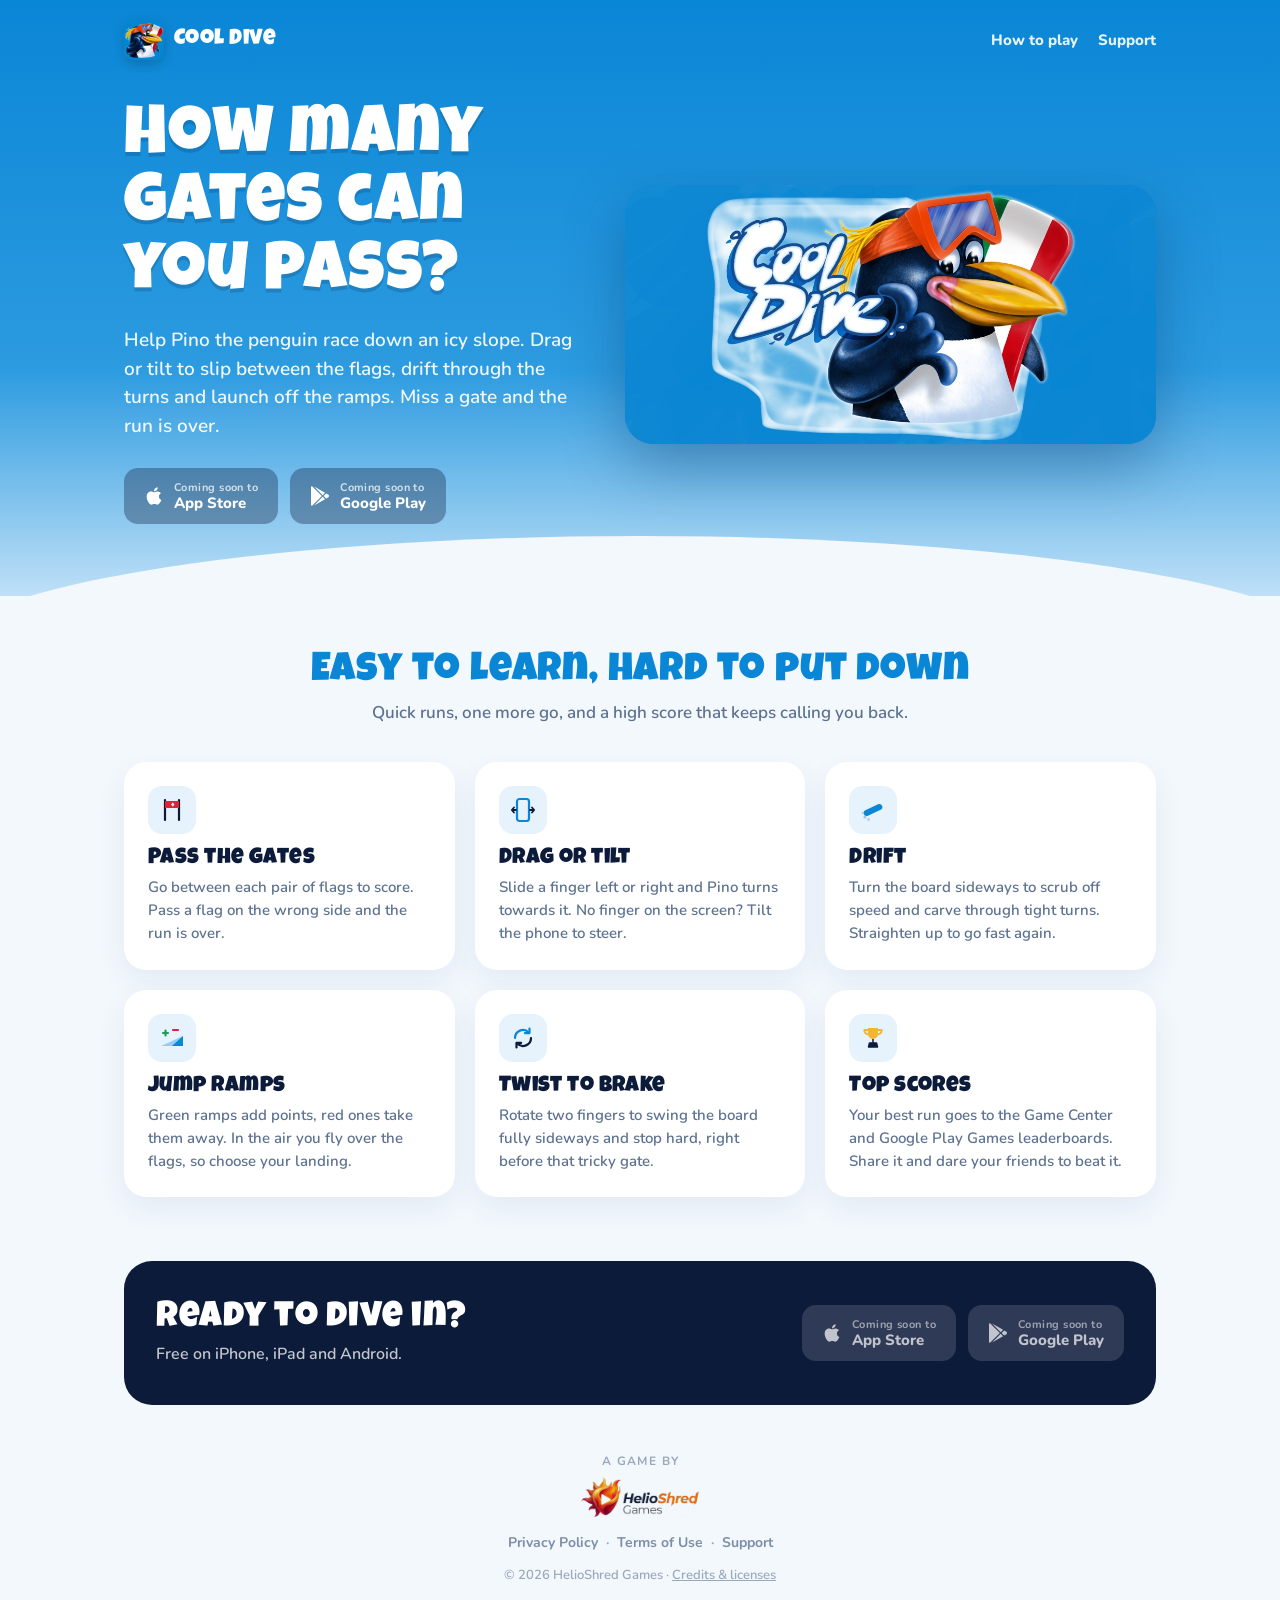
<file: index.html>
<!DOCTYPE html>
<html lang="en">
<head>
  <meta charset="utf-8">
  <meta name="viewport" content="width=device-width, initial-scale=1">
  <title>Cool Dive — Penguin Slalom Game</title>
  <meta name="description" content="Help Pino the penguin race down an icy slope. Slip between the flags, drift, hit the jump ramps and chase your best score. For iPhone, iPad and Android.">

  <meta name="apple-itunes-app" content="app-id=926570942">
  <link rel="icon" type="image/png" href="favicon.png">
  <link rel="apple-touch-icon" href="apple-touch-icon.png">

  <meta property="og:title" content="Cool Dive — Penguin Slalom Game">
  <meta property="og:description" content="Help Pino the penguin race down an icy slope. How many gates can you pass?">
  <meta property="og:type" content="website">
  <meta property="og:url" content="https://cooldive.app/">
  <meta property="og:image" content="https://cooldive.app/img/og-image.jpg">
  <meta name="twitter:card" content="summary_large_image">

  <link rel="preconnect" href="https://fonts.googleapis.com">
  <link rel="preconnect" href="https://fonts.gstatic.com" crossorigin>
  <link href="https://fonts.googleapis.com/css2?family=Luckiest+Guy&family=Nunito:wght@500;600;700;800;900&display=swap" rel="stylesheet">

  <style>
    * { margin: 0; padding: 0; box-sizing: border-box; }
    :root {
      --blue: #0a86d6;
      --blue-dark: #066aaa;
      --navy: #0d1b3a;
      --ice: #e6f2fc;
      --red: #dc2638;
      --muted: #5d7290;
    }
    body {
      font-family: 'Nunito', -apple-system, BlinkMacSystemFont, 'Segoe UI', Roboto, sans-serif;
      color: var(--navy);
      background: #f3f8fd;
      -webkit-font-smoothing: antialiased;
    }
    a { color: var(--blue); text-decoration: none; }
    a:hover { color: var(--blue-dark); }
    .wrap { width: 100%; max-width: 1080px; margin: 0 auto; padding-left: 24px; padding-right: 24px; }
    .display { font-family: 'Luckiest Guy', 'Nunito', sans-serif; font-weight: 400; letter-spacing: .02em; }

    /* Hero */
    .hero {
      background: linear-gradient(180deg, #0a86d6 0%, #2c9be0 62%, #bfe0f7 100%);
      color: #fff;
      padding-bottom: 72px;
      position: relative;
      overflow: hidden;
    }
    .hero::after { /* snow bank */
      content: ""; position: absolute; left: -5%; right: -5%; bottom: -60px; height: 120px;
      background: #f3f8fd; border-radius: 50% 50% 0 0 / 100% 100% 0 0;
    }
    nav { display: flex; align-items: center; justify-content: space-between; padding-top: 20px; padding-bottom: 20px; gap: 16px; }
    nav .brand { display: flex; align-items: center; gap: 10px; color: #fff; font-size: 22px; }
    nav .brand img { width: 40px; height: 40px; border-radius: 10px; box-shadow: 0 4px 12px rgba(0,0,0,.18); }
    nav .links { display: flex; gap: 20px; font: 800 15px 'Nunito', sans-serif; }
    nav .links a { color: rgba(255,255,255,.9); }
    nav .links a:hover { color: #fff; }

    .hero-grid { display: grid; grid-template-columns: minmax(0, 1fr) minmax(0, 1.15fr); gap: 40px; align-items: center; padding-top: 24px; position: relative; z-index: 1; }
    .hero h1 { font-size: clamp(40px, 6vw, 68px); line-height: 1; text-shadow: 0 4px 0 rgba(13,27,58,.18); text-wrap: balance; }
    .hero .lead { margin-top: 18px; font: 600 19px/1.5 'Nunito', sans-serif; color: rgba(255,255,255,.92); max-width: 460px; text-wrap: pretty; }
    .hero-art { border-radius: 28px; overflow: hidden; box-shadow: 0 24px 60px rgba(6,50,95,.35); background: #0a86d6; }
    .hero-art img { display: block; width: 100%; height: auto; }

    /* Store buttons */
    .stores { display: flex; gap: 12px; flex-wrap: wrap; margin-top: 28px; }
    .store-btn {
      display: inline-flex; align-items: center; gap: 10px;
      padding: 12px 20px; border-radius: 14px;
      background: var(--navy); color: #fff;
      font: 800 15px 'Nunito', sans-serif;
      transition: transform .15s, background .15s;
    }
    .store-btn:hover { color: #fff; background: #000; transform: translateY(-1px); }
    .store-btn svg { width: 20px; height: 20px; fill: currentColor; flex: none; }
    .store-btn small { display: block; font: 700 11px 'Nunito', sans-serif; opacity: .75; letter-spacing: .04em; }
    .store-btn span { line-height: 1.15; text-align: left; }
    .store-btn.soon { background: rgba(13,27,58,.35); cursor: default; }
    .store-btn.soon:hover { transform: none; background: rgba(13,27,58,.35); }

    /* Features */
    section.features { padding-top: 56px; padding-bottom: 64px; }
    .section-title { font-size: clamp(28px, 4vw, 40px); color: var(--blue); text-align: center; }
    .section-sub { text-align: center; color: var(--muted); font: 600 17px/1.5 'Nunito', sans-serif; margin-top: 8px; }
    .grid { display: grid; grid-template-columns: repeat(auto-fit, minmax(min(100%, 300px), 1fr)); gap: 20px; margin-top: 36px; }
    .card {
      background: #fff; border-radius: 22px; padding: 24px;
      box-shadow: 0 12px 30px rgba(10,60,110,.07);
    }
    .card .icon {
      width: 48px; height: 48px; border-radius: 14px; background: var(--ice);
      display: flex; align-items: center; justify-content: center; margin-bottom: 14px;
    }
    .card .icon svg { width: 28px; height: 28px; }
    .card h3 { font-size: 22px; color: var(--navy); }
    .card p { margin-top: 6px; font: 600 15px/1.55 'Nunito', sans-serif; color: var(--muted); }

    /* Call to action */
    .cta {
      background: var(--navy); color: #fff; border-radius: 28px;
      padding: 40px 32px; display: flex; align-items: center; justify-content: space-between; gap: 24px; flex-wrap: wrap;
    }
    .cta h2 { font-size: clamp(26px, 3.5vw, 36px); }
    .cta p { margin-top: 6px; font: 600 16px 'Nunito', sans-serif; color: rgba(255,255,255,.75); }
    .cta .stores { margin-top: 0; }
    .cta .store-btn { background: #fff; color: var(--navy); }
    .cta .store-btn:hover { background: var(--ice); color: var(--navy); }
    .cta .store-btn.soon { background: rgba(255,255,255,.14); color: rgba(255,255,255,.7); }

    footer { padding-top: 48px; padding-bottom: 40px; display: flex; flex-direction: column; align-items: center; gap: 14px; }
    footer .studio { display: flex; flex-direction: column; align-items: center; gap: 6px; font: 700 12px 'Nunito', sans-serif; letter-spacing: .12em; color: #9aa8bd; }
    /* letter-spacing also trails the last letter; pad the left to match so the label centres */
    footer .studio span { padding-left: .12em; }
    footer .studio img { height: 44px; width: auto; mix-blend-mode: multiply; }
    footer .legal { display: flex; gap: 8px; flex-wrap: wrap; justify-content: center; font: 700 14px 'Nunito', sans-serif; color: #9aa8bd; }
    footer .legal a { color: #7d8ea8; }
    footer .legal a:hover { color: var(--navy); }
    footer .copy { font: 600 13px 'Nunito', sans-serif; color: #9aa8bd; }
    footer .copy a { color: inherit; text-decoration: underline; }
    footer .copy a:hover { color: var(--navy); }

    @media (max-width: 820px) {
      .hero-grid { grid-template-columns: 1fr; gap: 28px; }
      .hero-copy { text-align: center; }
      .hero .lead { margin-left: auto; margin-right: auto; }
      .hero .stores { justify-content: center; }
      .cta { flex-direction: column; text-align: center; }
      .cta .stores { justify-content: center; }
    }
    @media (max-width: 520px) {
      .wrap { padding-left: 16px; padding-right: 16px; }
      nav .links { gap: 14px; font-size: 14px; }
      .hero-art { border-radius: 20px; }
      .cta { border-radius: 22px; padding: 32px 20px; }
    }
  </style>
</head>
<body>

  <header class="hero">
    <nav class="wrap">
      <a class="brand display" href="/"><img src="img/icon.png" alt="">Cool Dive</a>
      <div class="links">
        <a href="#how">How to play</a>
        <a href="/support">Support</a>
      </div>
    </nav>

    <div class="wrap hero-grid">
      <div class="hero-copy">
        <h1 class="display">How many gates can you pass?</h1>
        <p class="lead">Help Pino the penguin race down an icy slope. Drag or tilt to slip between the flags, drift through the turns and launch off the ramps. Miss a gate and the run is over.</p>
        <div class="stores" data-stores></div>
      </div>
      <div class="hero-art">
        <img src="img/hero.jpg" alt="Cool Dive: Pino the penguin, wearing orange goggles and holding a snowboard, gives a thumbs up" width="1024" height="500">
      </div>
    </div>
  </header>

  <main>
    <section id="how" class="wrap features">
      <h2 class="display section-title">Easy to learn, hard to put down</h2>
      <p class="section-sub">Quick runs, one more go, and a high score that keeps calling you back.</p>

      <div class="grid">
        <div class="card">
          <div class="icon"><svg viewBox="0 0 28 28"><path d="M7 4v20" stroke="#0d1b3a" stroke-width="2.2" stroke-linecap="round"/><path d="M7 5h9l-3 3.5 3 3.5H7z" fill="#dc2638"/><path d="M21 4v20" stroke="#0d1b3a" stroke-width="2.2" stroke-linecap="round"/><path d="M21 5h-7l2.4 3.5L14 12h7z" fill="#dc2638"/></svg></div>
          <h3 class="display">Pass the gates</h3>
          <p>Go between each pair of flags to score. Pass a flag on the wrong side and the run is over.</p>
        </div>
        <div class="card">
          <div class="icon"><svg viewBox="0 0 28 28"><rect x="8" y="3" width="12" height="22" rx="2.5" fill="none" stroke="#0a86d6" stroke-width="2.2"/><path d="M3 14h4M21 14h4M5 11.5 2.8 14 5 16.5M23 11.5l2.2 2.5-2.2 2.5" stroke="#0d1b3a" stroke-width="1.8" fill="none" stroke-linecap="round" stroke-linejoin="round"/></svg></div>
          <h3 class="display">Drag or tilt</h3>
          <p>Slide a finger left or right and Pino turns towards it. No finger on the screen? Tilt the phone to steer.</p>
        </div>
        <div class="card">
          <div class="icon"><svg viewBox="0 0 28 28"><rect x="4" y="11" width="20" height="6" rx="3" transform="rotate(-25 14 14)" fill="#0a86d6"/><circle cx="6" cy="21" r="1.6" fill="#9cc9ee"/><circle cx="9.5" cy="23.5" r="1.2" fill="#9cc9ee"/><circle cx="4" cy="17" r="1.1" fill="#9cc9ee"/></svg></div>
          <h3 class="display">Drift</h3>
          <p>Turn the board sideways to scrub off speed and carve through tight turns. Straighten up to go fast again.</p>
        </div>
        <div class="card">
          <div class="icon"><svg viewBox="0 0 28 28"><path d="M3 22h22L25 12z" fill="#9cc9ee"/><path d="M14 22 25 12v10z" fill="#0a86d6"/><path d="M5 9h5M7.5 6.5v5" stroke="#1f9d55" stroke-width="2.2" stroke-linecap="round"/><path d="M15 6h5" stroke="#dc2638" stroke-width="2.2" stroke-linecap="round"/></svg></div>
          <h3 class="display">Jump ramps</h3>
          <p>Green ramps add points, red ones take them away. In the air you fly over the flags, so choose your landing.</p>
        </div>
        <div class="card">
          <div class="icon"><svg viewBox="0 0 28 28"><path d="M6 14a8 8 0 0 1 13.7-5.6" fill="none" stroke="#0a86d6" stroke-width="2.2" stroke-linecap="round"/><path d="M20.5 4.5v4.6h-4.6" fill="none" stroke="#0a86d6" stroke-width="2.2" stroke-linecap="round" stroke-linejoin="round"/><path d="M22 14a8 8 0 0 1-13.7 5.6" fill="none" stroke="#0d1b3a" stroke-width="2.2" stroke-linecap="round"/><path d="M7.5 23.5v-4.6h4.6" fill="none" stroke="#0d1b3a" stroke-width="2.2" stroke-linecap="round" stroke-linejoin="round"/></svg></div>
          <h3 class="display">Twist to brake</h3>
          <p>Rotate two fingers to swing the board fully sideways and stop hard, right before that tricky gate.</p>
        </div>
        <div class="card">
          <div class="icon"><svg viewBox="0 0 28 28"><path d="M9 4h10v6a5 5 0 0 1-10 0z" fill="#f2b632"/><path d="M9 6H5.5a3.5 3.5 0 0 0 4 4.2M19 6h3.5a3.5 3.5 0 0 1-4 4.2" fill="none" stroke="#f2b632" stroke-width="2"/><path d="M14 15v4M9.5 23h9l-1-4h-7z" fill="#0d1b3a" stroke="#0d1b3a" stroke-width="1.5" stroke-linejoin="round"/></svg></div>
          <h3 class="display">Top scores</h3>
          <p>Your best run goes to the Game Center and Google Play Games leaderboards. Share it and dare your friends to beat it.</p>
        </div>
      </div>
    </section>

    <section class="wrap">
      <div class="cta">
        <div>
          <h2 class="display">Ready to dive in?</h2>
          <p>Free on iPhone, iPad and Android.</p>
        </div>
        <div class="stores" data-stores></div>
      </div>
    </section>
  </main>

  <footer class="wrap">
    <a class="studio" href="https://helioshred.com"><span>A GAME BY</span><img src="img/helioshred-logo.png" alt="HelioShred Games"></a>
    <div class="legal">
      <a href="/privacy">Privacy Policy</a><span>·</span>
      <a href="/terms">Terms of Use</a><span>·</span>
      <a href="/support">Support</a>
    </div>
    <div class="copy">© 2026 HelioShred Games · <a href="/support#credits">Credits &amp; licenses</a></div>
  </footer>

  <script>
    (function () {
      // Flip a store to true once its listing is live.
      var LIVE = { ios: false, android: false };
      var STORES = [
        {
          key: 'ios', small: 'Download on the', label: 'App Store',
          href: 'https://apps.apple.com/app/id6819903739',
          icon: '<svg viewBox="0 0 384 512"><path d="M318.7 268.7c-.2-36.7 16.4-64.4 50-84.8-18.8-26.9-47.2-41.7-84.7-44.6-35.5-2.8-74.3 20.7-88.5 20.7-15 0-49.4-19.7-76.4-19.7C63.3 141.2 4 184.8 4 273.5q0 39.3 14.4 81.2c12.8 36.7 59 126.7 107.2 125.2 25.2-.6 43-17.9 75.8-17.9 31.8 0 48.3 17.9 76.4 17.9 48.6-.7 90.4-82.5 102.6-119.3-65.2-30.7-61.7-90-61.7-91.9zm-56.6-164.2c27.3-32.4 24.8-61.9 24-72.5-24.1 1.4-52 16.4-67.9 34.9-17.5 19.8-27.8 44.3-25.6 71.9 25.9-2 49.5-15.5 69.5-34.3z"/></svg>'
        },
        {
          key: 'android', small: 'Get it on', label: 'Google Play',
          href: 'https://play.google.com/store/apps/details?id=com.helioshred.cooldive',
          icon: '<svg viewBox="0 0 512 512"><path d="M325.3 234.3 104.6 13l280.8 161.2-60.1 60.1zM47 0C34 6.8 25.3 19.2 25.3 35.3v441.3c0 16.1 8.7 28.5 21.7 35.3l256.6-256L47 0zm425.2 225.6-58.9-34.1-65.7 64.5 65.7 64.5 60.1-34.1c18-14.3 18-46.5-1.2-60.8zM104.6 499l280.8-161.2-60.1-60.1L104.6 499z"/></svg>'
        }
      ];
      var html = STORES.map(function (s) {
        var live = LIVE[s.key];
        return '<a class="store-btn' + (live ? '' : ' soon') + '"' +
          (live ? ' href="' + s.href + '"' : ' aria-disabled="true"') + '>' + s.icon +
          '<span><small>' + (live ? s.small : 'Coming soon to') + '</small>' + s.label + '</span></a>';
      }).join('');
      var slots = document.querySelectorAll('[data-stores]');
      for (var i = 0; i < slots.length; i++) slots[i].innerHTML = html;
    })();
  </script>
</body>
</html>
</file>
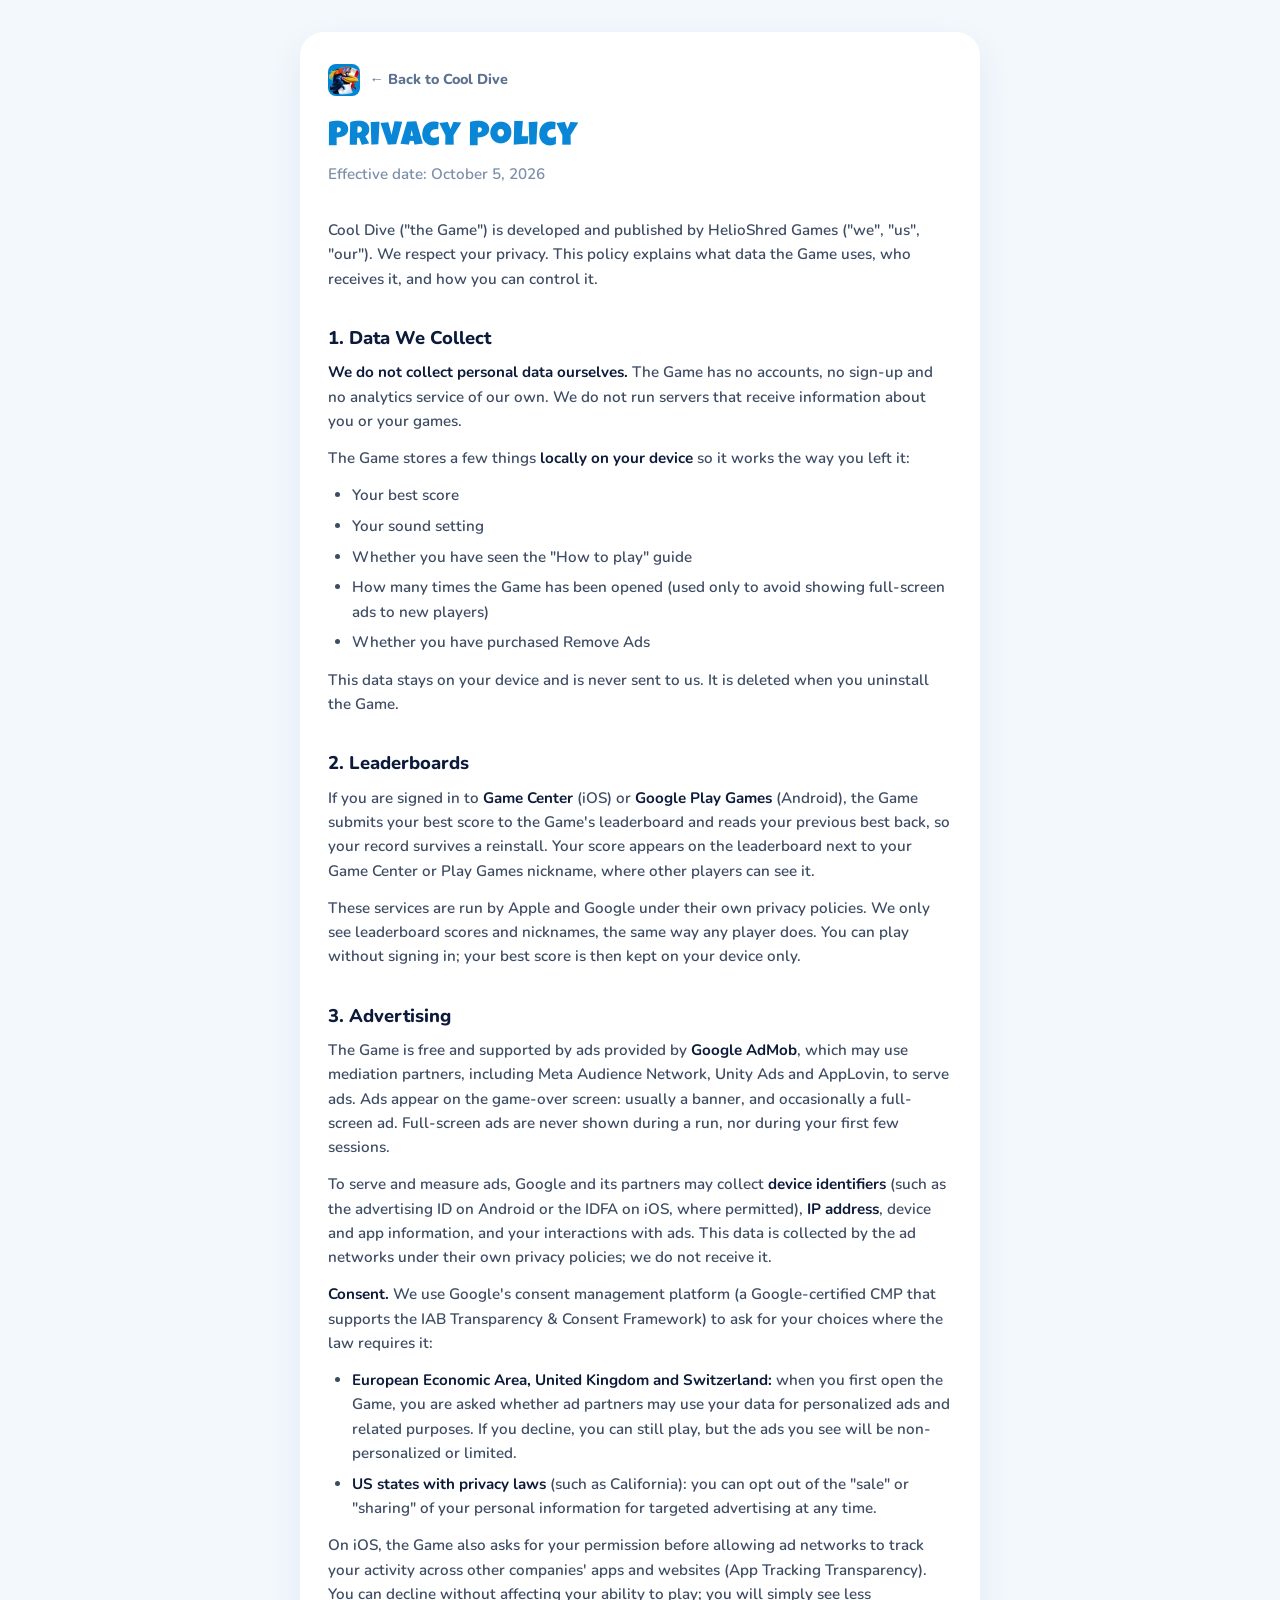
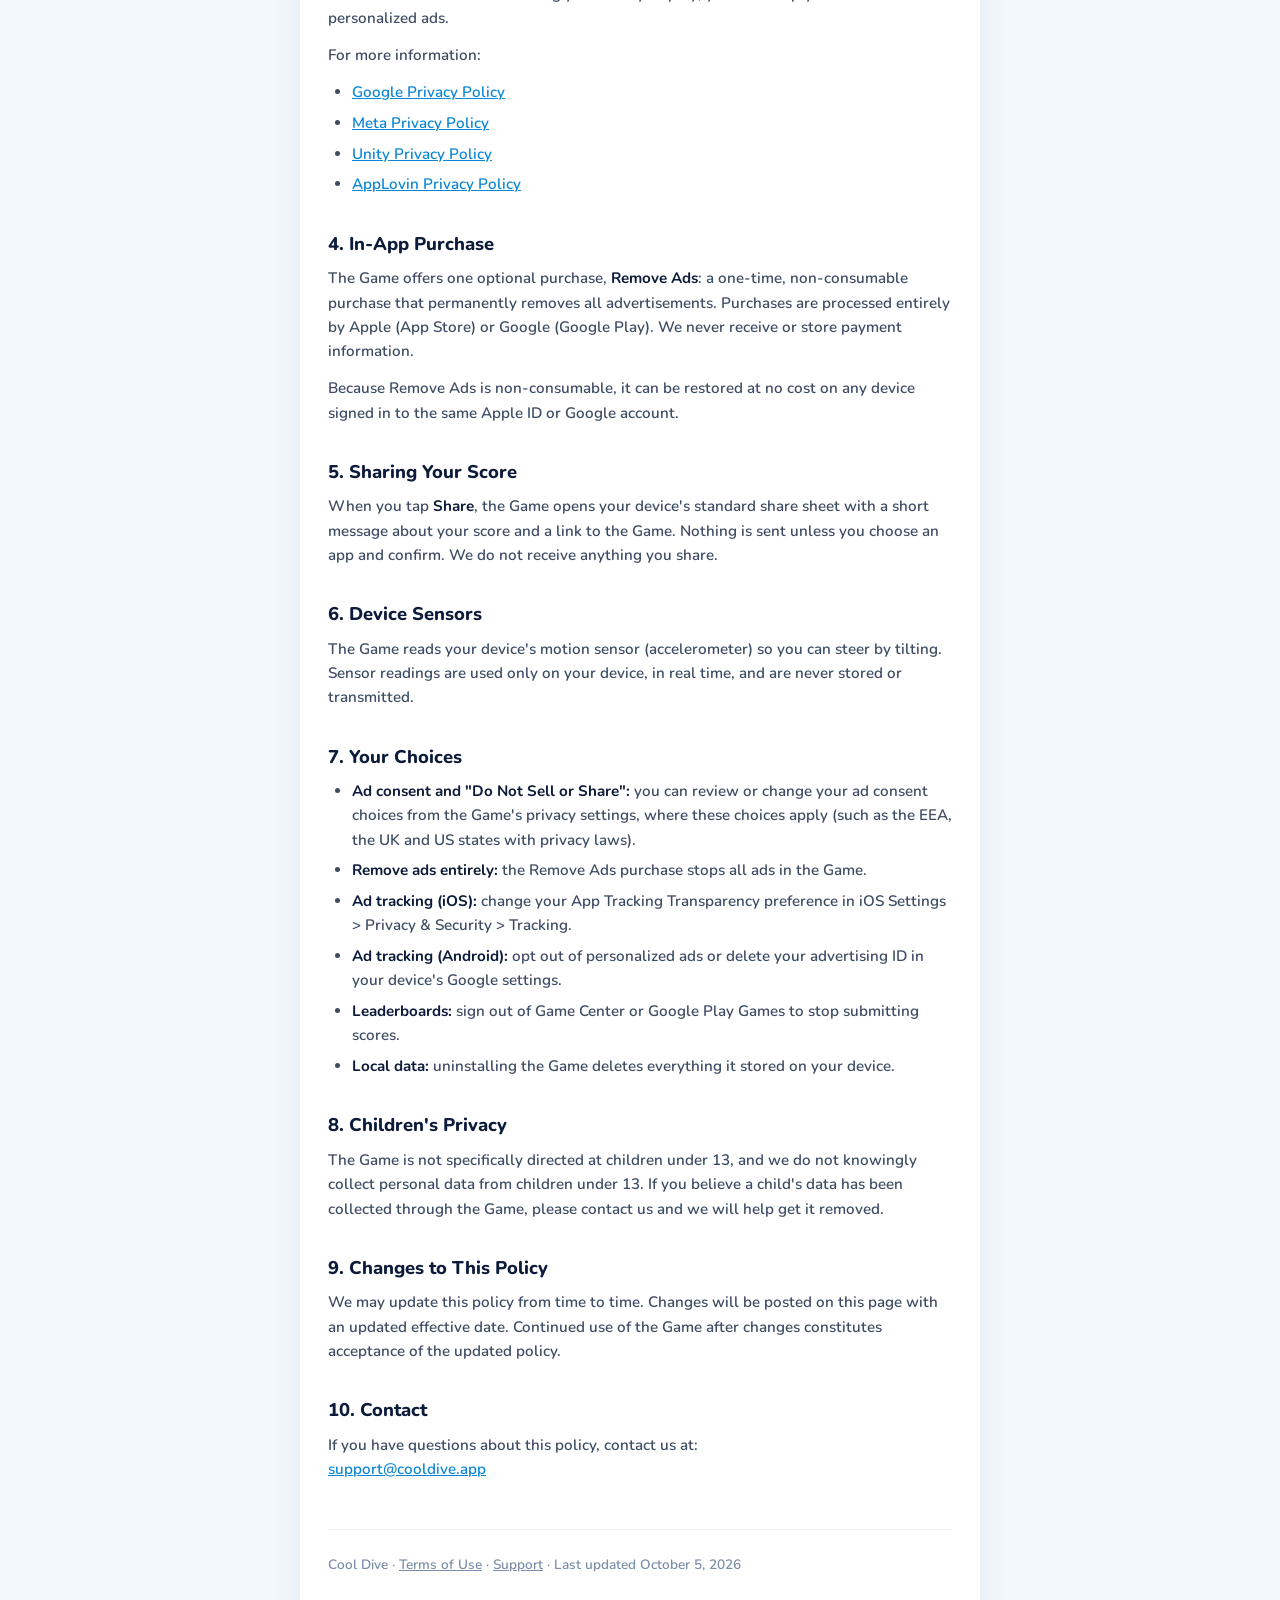
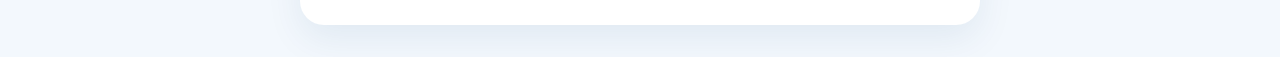
<file: privacy.html>
<!DOCTYPE html>
<html lang="en">
<head>
  <meta charset="UTF-8">
  <meta name="viewport" content="width=device-width, initial-scale=1.0">
  <title>Privacy Policy - Cool Dive</title>
  <link rel="icon" type="image/png" href="favicon.png">
  <link rel="preconnect" href="https://fonts.googleapis.com">
  <link rel="preconnect" href="https://fonts.gstatic.com" crossorigin>
  <link href="https://fonts.googleapis.com/css2?family=Luckiest+Guy&family=Nunito:wght@600;800&display=swap" rel="stylesheet">
  <link rel="stylesheet" href="legal.css">
</head>
<body>
  <div class="container">
    <a class="back-link" href="/"><img src="img/icon.png" alt="">&larr; Back to Cool Dive</a>

    <h1>Privacy Policy</h1>
    <p class="effective-date">Effective date: October 5, 2026</p>

    <p>Cool Dive ("the Game") is developed and published by HelioShred Games ("we", "us", "our"). We respect your privacy. This policy explains what data the Game uses, who receives it, and how you can control it.</p>

    <h2>1. Data We Collect</h2>
    <p><strong>We do not collect personal data ourselves.</strong> The Game has no accounts, no sign-up and no analytics service of our own. We do not run servers that receive information about you or your games.</p>
    <p>The Game stores a few things <strong>locally on your device</strong> so it works the way you left it:</p>
    <ul>
      <li>Your best score</li>
      <li>Your sound setting</li>
      <li>Whether you have seen the "How to play" guide</li>
      <li>How many times the Game has been opened (used only to avoid showing full-screen ads to new players)</li>
      <li>Whether you have purchased Remove Ads</li>
    </ul>
    <p>This data stays on your device and is never sent to us. It is deleted when you uninstall the Game.</p>

    <h2>2. Leaderboards</h2>
    <p>If you are signed in to <strong>Game Center</strong> (iOS) or <strong>Google Play Games</strong> (Android), the Game submits your best score to the Game's leaderboard and reads your previous best back, so your record survives a reinstall. Your score appears on the leaderboard next to your Game Center or Play Games nickname, where other players can see it.</p>
    <p>These services are run by Apple and Google under their own privacy policies. We only see leaderboard scores and nicknames, the same way any player does. You can play without signing in; your best score is then kept on your device only.</p>

    <h2>3. Advertising</h2>
    <p>The Game is free and supported by ads provided by <strong>Google AdMob</strong>, which may use mediation partners, including Meta Audience Network, Unity Ads and AppLovin, to serve ads. Ads appear on the game-over screen: usually a banner, and occasionally a full-screen ad. Full-screen ads are never shown during a run, nor during your first few sessions.</p>
    <p>To serve and measure ads, Google and its partners may collect <strong>device identifiers</strong> (such as the advertising ID on Android or the IDFA on iOS, where permitted), <strong>IP address</strong>, device and app information, and your interactions with ads. This data is collected by the ad networks under their own privacy policies; we do not receive it.</p>
    <p><strong>Consent.</strong> We use Google's consent management platform (a Google-certified CMP that supports the IAB Transparency &amp; Consent Framework) to ask for your choices where the law requires it:</p>
    <ul>
      <li><strong>European Economic Area, United Kingdom and Switzerland:</strong> when you first open the Game, you are asked whether ad partners may use your data for personalized ads and related purposes. If you decline, you can still play, but the ads you see will be non-personalized or limited.</li>
      <li><strong>US states with privacy laws</strong> (such as California): you can opt out of the "sale" or "sharing" of your personal information for targeted advertising at any time.</li>
    </ul>
    <p>On iOS, the Game also asks for your permission before allowing ad networks to track your activity across other companies' apps and websites (App Tracking Transparency). You can decline without affecting your ability to play; you will simply see less personalized ads.</p>
    <p>For more information:</p>
    <ul>
      <li><a href="https://policies.google.com/privacy" target="_blank" rel="noopener">Google Privacy Policy</a></li>
      <li><a href="https://www.facebook.com/privacy/policy/" target="_blank" rel="noopener">Meta Privacy Policy</a></li>
      <li><a href="https://unity.com/legal/privacy-policy" target="_blank" rel="noopener">Unity Privacy Policy</a></li>
      <li><a href="https://www.applovin.com/privacy/" target="_blank" rel="noopener">AppLovin Privacy Policy</a></li>
    </ul>

    <h2>4. In-App Purchase</h2>
    <p>The Game offers one optional purchase, <strong>Remove Ads</strong>: a one-time, non-consumable purchase that permanently removes all advertisements. Purchases are processed entirely by Apple (App Store) or Google (Google Play). We never receive or store payment information.</p>
    <p>Because Remove Ads is non-consumable, it can be restored at no cost on any device signed in to the same Apple ID or Google account.</p>

    <h2>5. Sharing Your Score</h2>
    <p>When you tap <strong>Share</strong>, the Game opens your device's standard share sheet with a short message about your score and a link to the Game. Nothing is sent unless you choose an app and confirm. We do not receive anything you share.</p>

    <h2>6. Device Sensors</h2>
    <p>The Game reads your device's motion sensor (accelerometer) so you can steer by tilting. Sensor readings are used only on your device, in real time, and are never stored or transmitted.</p>

    <h2>7. Your Choices</h2>
    <ul>
      <li><strong>Ad consent and "Do Not Sell or Share":</strong> you can review or change your ad consent choices from the Game's privacy settings, where these choices apply (such as the EEA, the UK and US states with privacy laws).</li>
      <li><strong>Remove ads entirely:</strong> the Remove Ads purchase stops all ads in the Game.</li>
      <li><strong>Ad tracking (iOS):</strong> change your App Tracking Transparency preference in iOS Settings &gt; Privacy &amp; Security &gt; Tracking.</li>
      <li><strong>Ad tracking (Android):</strong> opt out of personalized ads or delete your advertising ID in your device's Google settings.</li>
      <li><strong>Leaderboards:</strong> sign out of Game Center or Google Play Games to stop submitting scores.</li>
      <li><strong>Local data:</strong> uninstalling the Game deletes everything it stored on your device.</li>
    </ul>

    <h2>8. Children's Privacy</h2>
    <p>The Game is not specifically directed at children under 13, and we do not knowingly collect personal data from children under 13. If you believe a child's data has been collected through the Game, please contact us and we will help get it removed.</p>

    <h2>9. Changes to This Policy</h2>
    <p>We may update this policy from time to time. Changes will be posted on this page with an updated effective date. Continued use of the Game after changes constitutes acceptance of the updated policy.</p>

    <h2>10. Contact</h2>
    <p>If you have questions about this policy, contact us at:<br>
    <a href="mailto:support@cooldive.app">support@cooldive.app</a></p>

    <p class="footer-note">Cool Dive &middot; <a href="/terms">Terms of Use</a> &middot; <a href="/support">Support</a> &middot; Last updated October 5, 2026</p>
  </div>
</body>
</html>
</file>
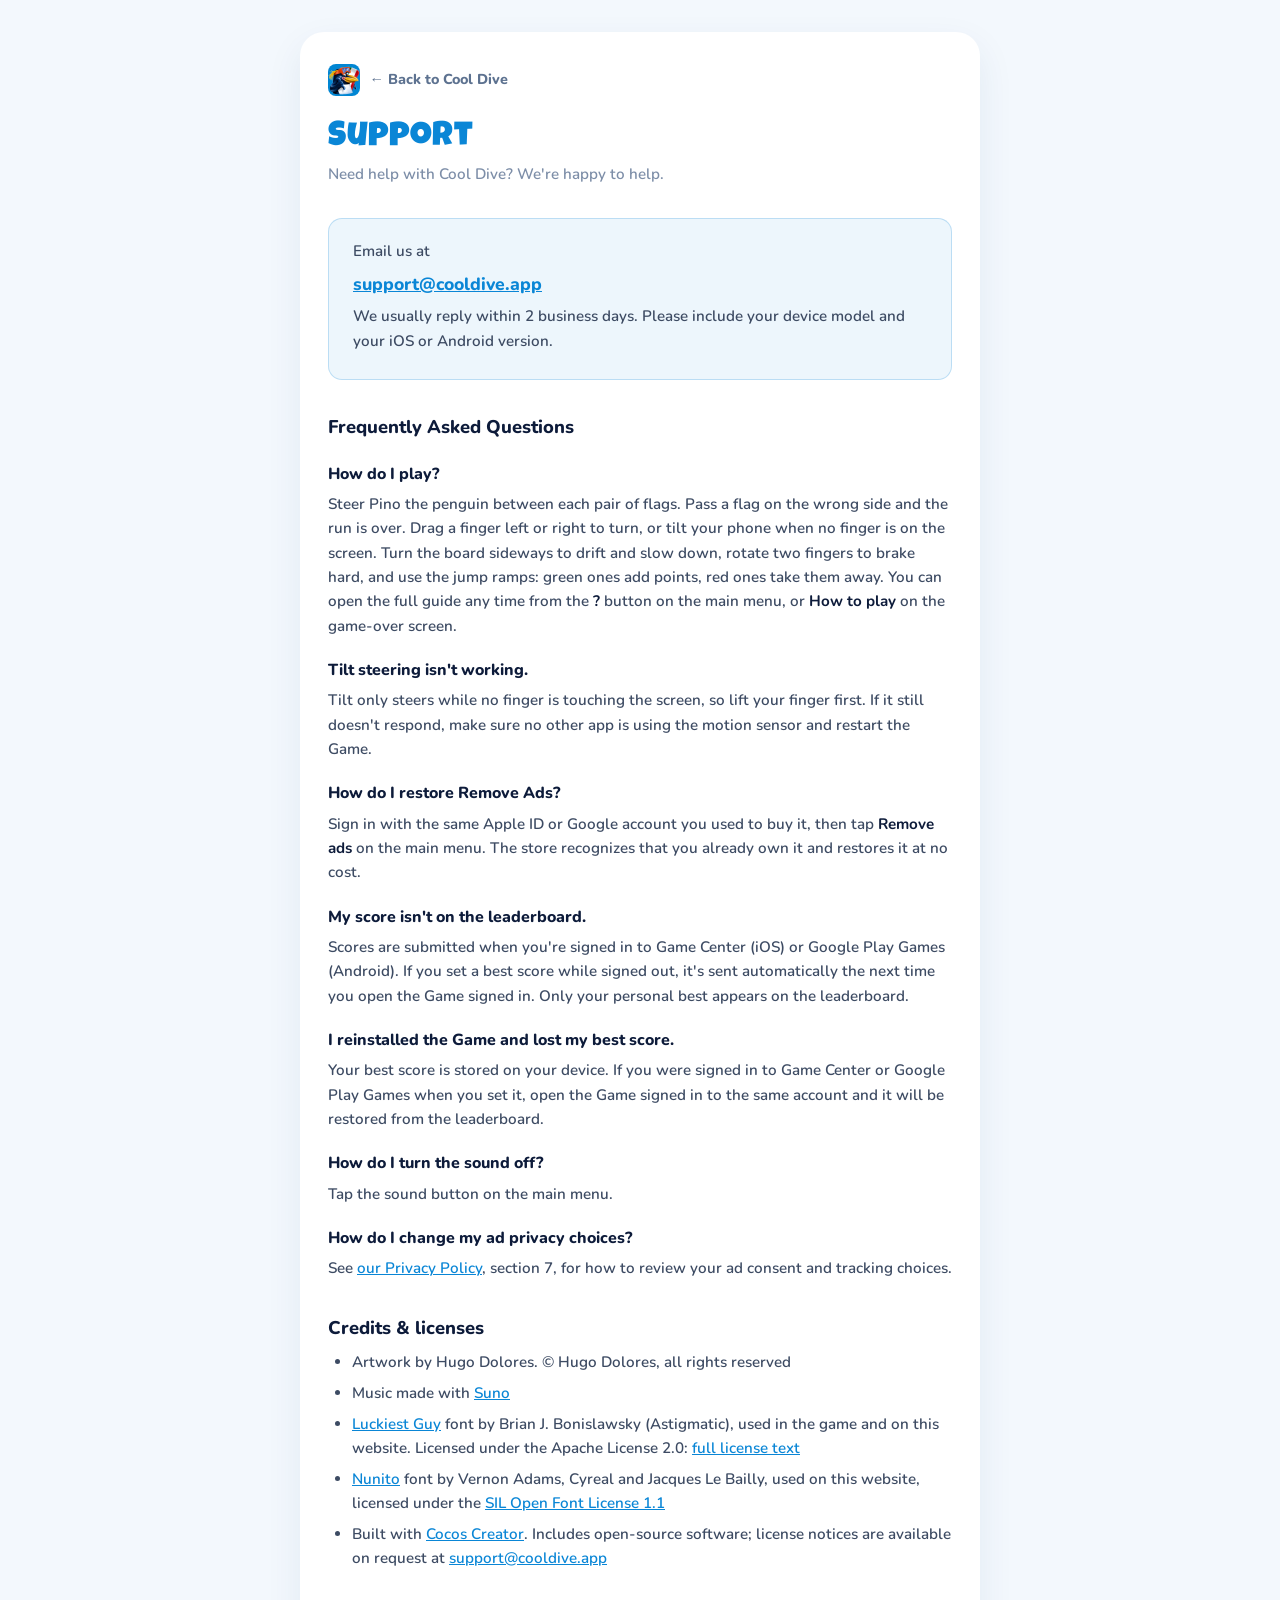
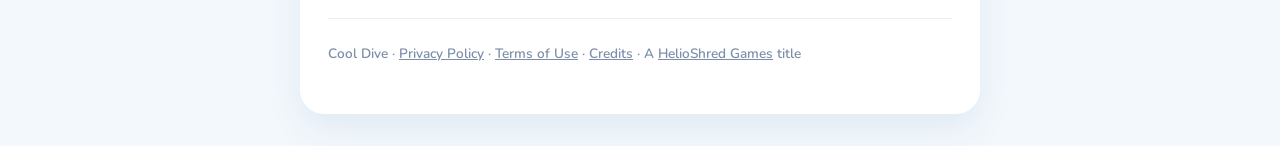
<file: support.html>
<!DOCTYPE html>
<html lang="en">
<head>
  <meta charset="UTF-8">
  <meta name="viewport" content="width=device-width, initial-scale=1.0">
  <title>Support - Cool Dive</title>
  <link rel="icon" type="image/png" href="favicon.png">
  <link rel="preconnect" href="https://fonts.googleapis.com">
  <link rel="preconnect" href="https://fonts.gstatic.com" crossorigin>
  <link href="https://fonts.googleapis.com/css2?family=Luckiest+Guy&family=Nunito:wght@600;800&display=swap" rel="stylesheet">
  <link rel="stylesheet" href="legal.css">
</head>
<body>
  <div class="container">
    <a class="back-link" href="/"><img src="img/icon.png" alt="">&larr; Back to Cool Dive</a>

    <h1>Support</h1>
    <p class="subtitle">Need help with Cool Dive? We're happy to help.</p>

    <div class="contact-box">
      <p>Email us at</p>
      <p class="email"><a href="mailto:support@cooldive.app?subject=Cool%20Dive%20Support">support@cooldive.app</a></p>
      <p>We usually reply within 2 business days. Please include your device model and your iOS or Android version.</p>
    </div>

    <h2>Frequently Asked Questions</h2>
    <div class="faq">
      <h3>How do I play?</h3>
      <p>Steer Pino the penguin between each pair of flags. Pass a flag on the wrong side and the run is over. Drag a finger left or right to turn, or tilt your phone when no finger is on the screen. Turn the board sideways to drift and slow down, rotate two fingers to brake hard, and use the jump ramps: green ones add points, red ones take them away. You can open the full guide any time from the <strong>?</strong> button on the main menu, or <strong>How to play</strong> on the game-over screen.</p>

      <h3>Tilt steering isn't working.</h3>
      <p>Tilt only steers while no finger is touching the screen, so lift your finger first. If it still doesn't respond, make sure no other app is using the motion sensor and restart the Game.</p>

      <h3>How do I restore Remove Ads?</h3>
      <p>Sign in with the same Apple ID or Google account you used to buy it, then tap <strong>Remove ads</strong> on the main menu. The store recognizes that you already own it and restores it at no cost.</p>

      <h3>My score isn't on the leaderboard.</h3>
      <p>Scores are submitted when you're signed in to Game Center (iOS) or Google Play Games (Android). If you set a best score while signed out, it's sent automatically the next time you open the Game signed in. Only your personal best appears on the leaderboard.</p>

      <h3>I reinstalled the Game and lost my best score.</h3>
      <p>Your best score is stored on your device. If you were signed in to Game Center or Google Play Games when you set it, open the Game signed in to the same account and it will be restored from the leaderboard.</p>

      <h3>How do I turn the sound off?</h3>
      <p>Tap the sound button on the main menu.</p>

      <h3>How do I change my ad privacy choices?</h3>
      <p>See <a href="/privacy">our Privacy Policy</a>, section 7, for how to review your ad consent and tracking choices.</p>
    </div>

    <h2 id="credits">Credits &amp; licenses</h2>
    <ul>
      <li>Artwork by Hugo Dolores. &copy; Hugo Dolores, all rights reserved</li>
      <li>Music made with <a href="https://suno.com">Suno</a></li>
      <li><a href="https://fonts.google.com/specimen/Luckiest+Guy">Luckiest Guy</a> font by Brian J. Bonislawsky (Astigmatic), used in the game and on this website. Licensed under the Apache License 2.0: <a href="/licenses/LuckiestGuy-LICENSE.txt">full license text</a></li>
      <li><a href="https://fonts.google.com/specimen/Nunito">Nunito</a> font by Vernon Adams, Cyreal and Jacques Le Bailly, used on this website, licensed under the <a href="https://openfontlicense.org">SIL Open Font License 1.1</a></li>
      <li>Built with <a href="https://www.cocos.com/en/creator">Cocos Creator</a>. Includes open-source software; license notices are available on request at <a href="mailto:support@cooldive.app">support@cooldive.app</a></li>
    </ul>

    <p class="footer-note">Cool Dive &middot; <a href="/privacy">Privacy Policy</a> &middot; <a href="/terms">Terms of Use</a> &middot; <a href="#credits">Credits</a> &middot; A <a href="https://helioshred.com">HelioShred Games</a> title</p>
  </div>
</body>
</html>
</file>
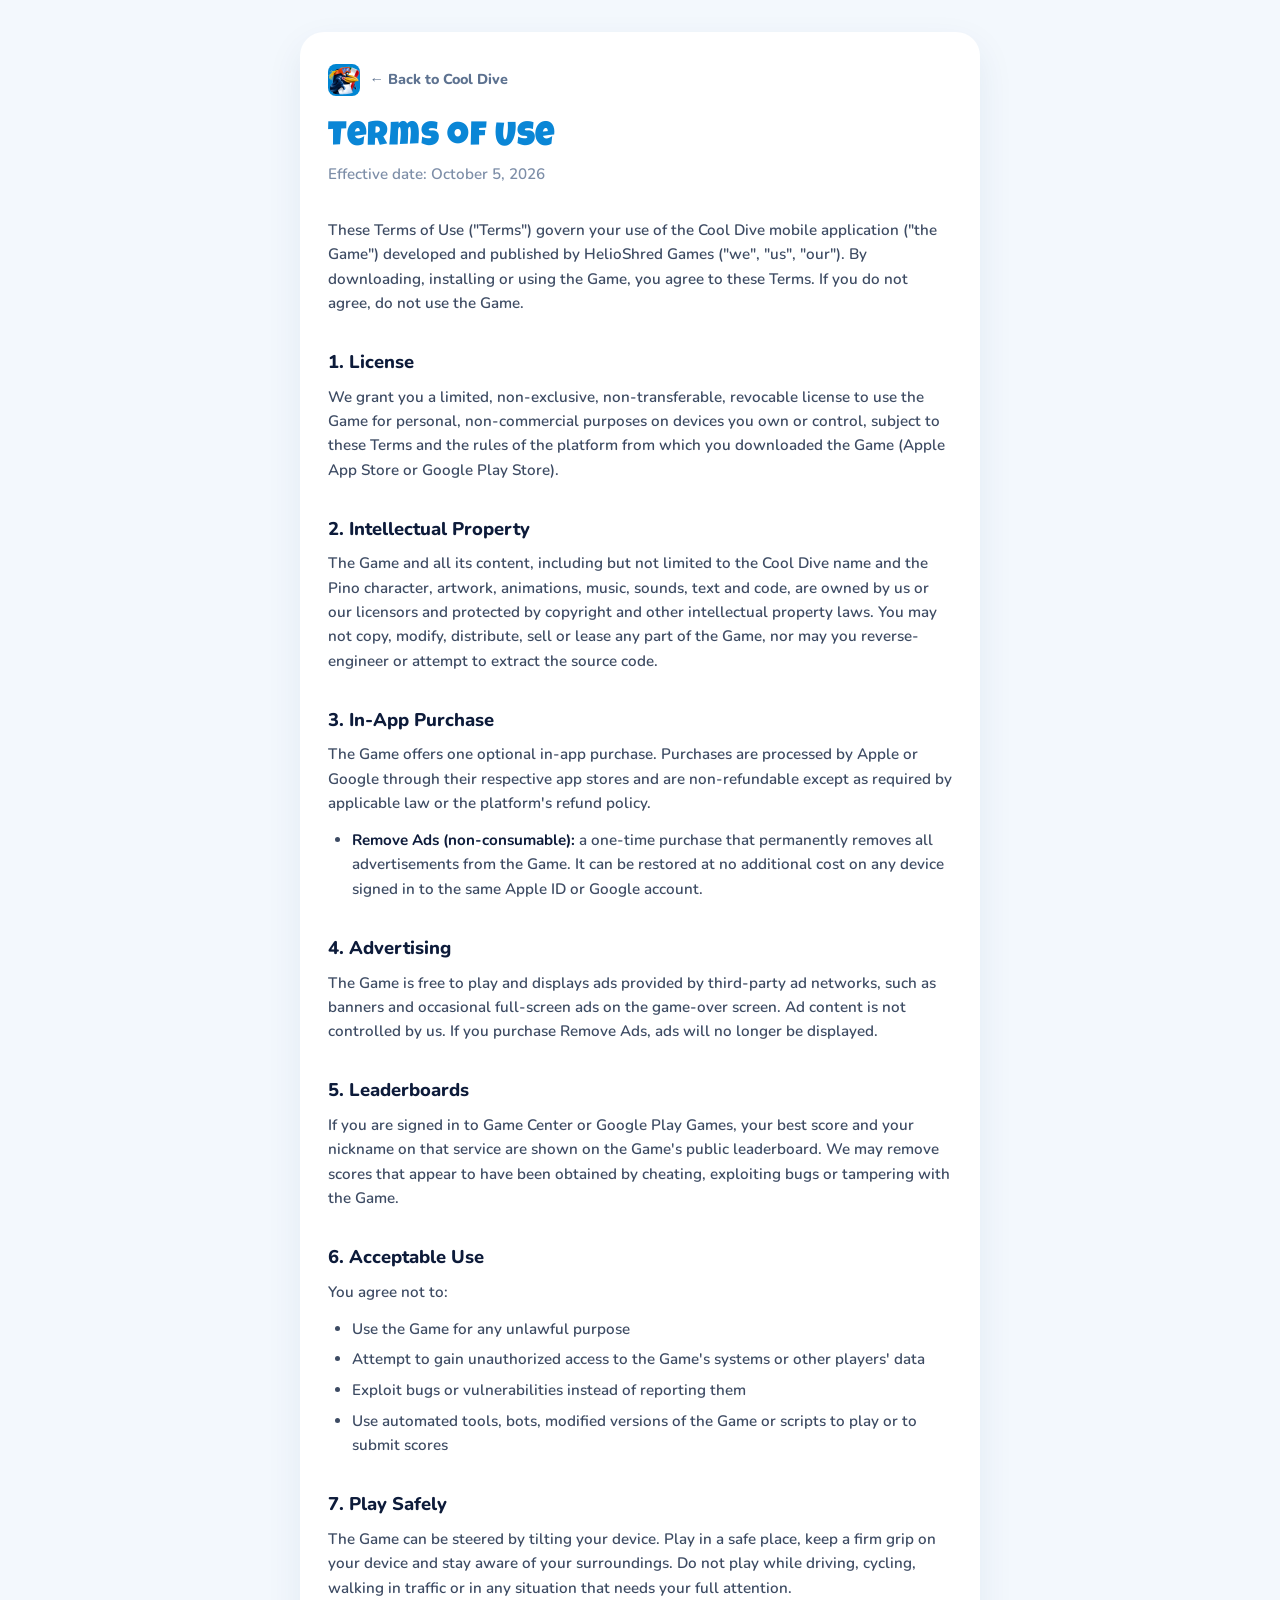
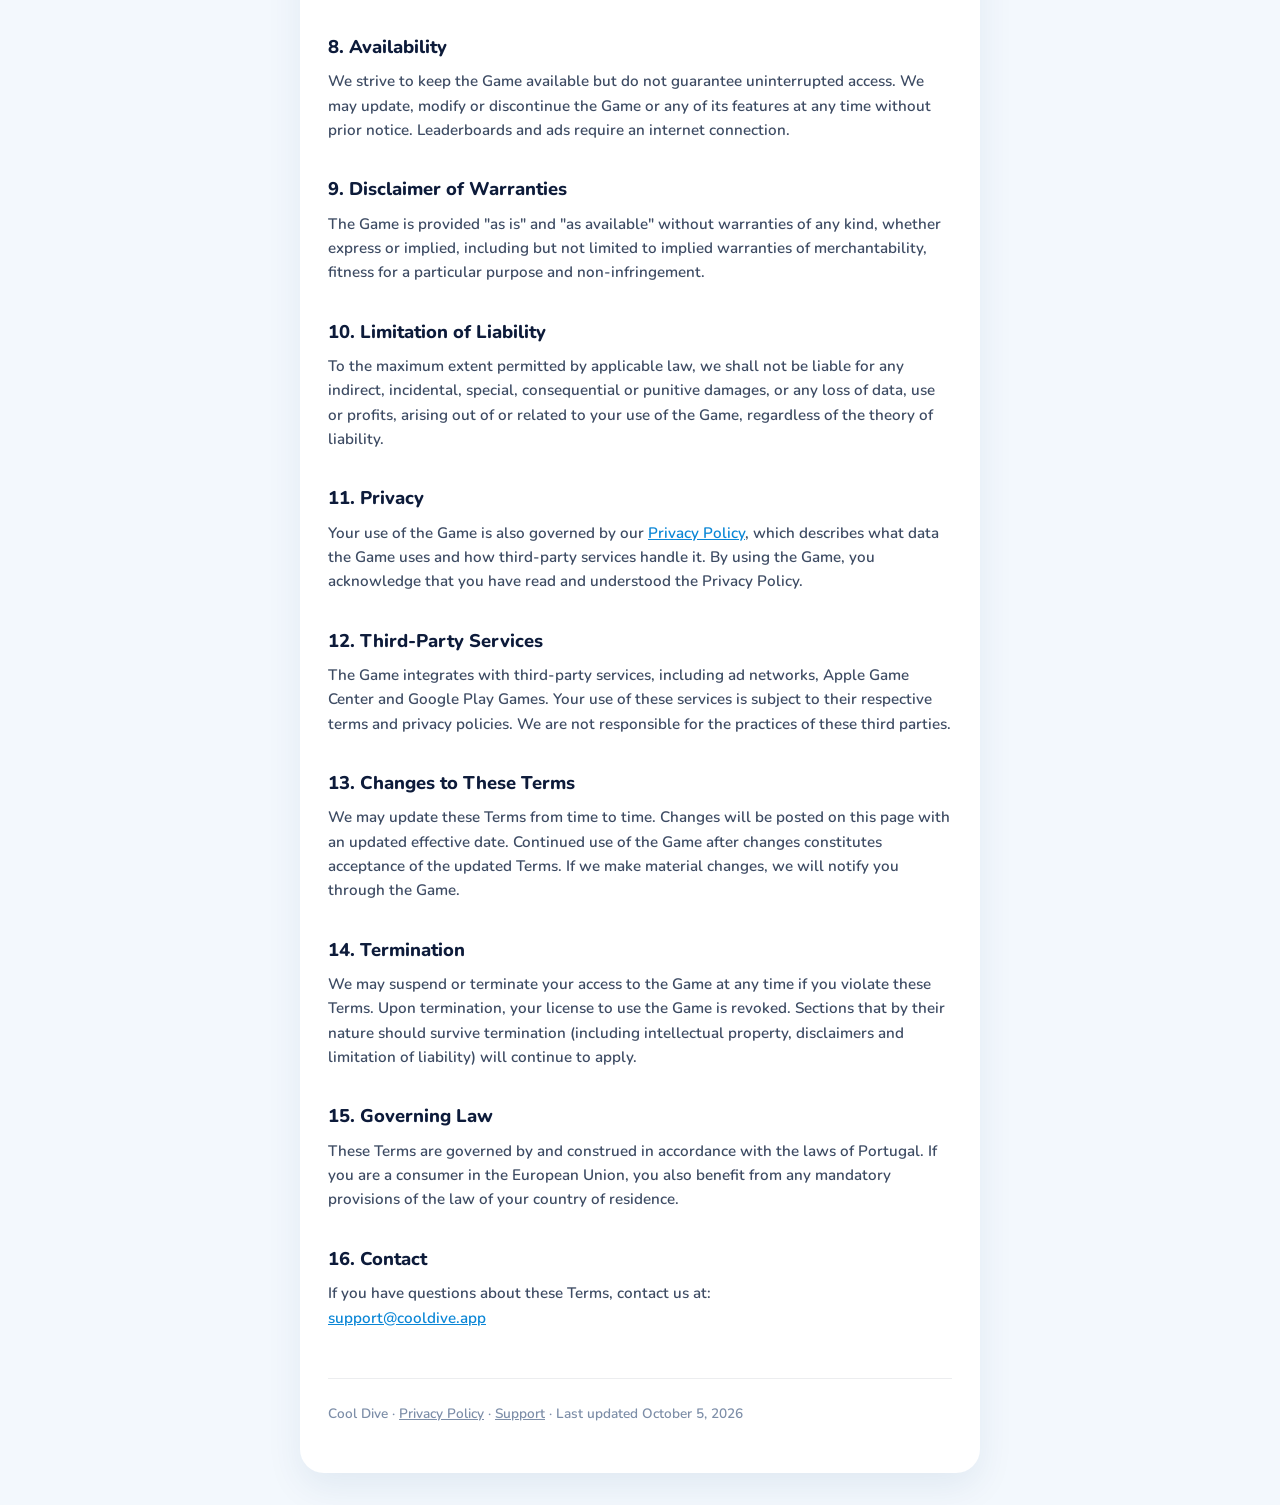
<file: terms.html>
<!DOCTYPE html>
<html lang="en">
<head>
  <meta charset="UTF-8">
  <meta name="viewport" content="width=device-width, initial-scale=1.0">
  <title>Terms of Use - Cool Dive</title>
  <link rel="icon" type="image/png" href="favicon.png">
  <link rel="preconnect" href="https://fonts.googleapis.com">
  <link rel="preconnect" href="https://fonts.gstatic.com" crossorigin>
  <link href="https://fonts.googleapis.com/css2?family=Luckiest+Guy&family=Nunito:wght@600;800&display=swap" rel="stylesheet">
  <link rel="stylesheet" href="legal.css">
</head>
<body>
  <div class="container">
    <a class="back-link" href="/"><img src="img/icon.png" alt="">&larr; Back to Cool Dive</a>

    <h1>Terms of Use</h1>
    <p class="effective-date">Effective date: October 5, 2026</p>

    <p>These Terms of Use ("Terms") govern your use of the Cool Dive mobile application ("the Game") developed and published by HelioShred Games ("we", "us", "our"). By downloading, installing or using the Game, you agree to these Terms. If you do not agree, do not use the Game.</p>

    <h2>1. License</h2>
    <p>We grant you a limited, non-exclusive, non-transferable, revocable license to use the Game for personal, non-commercial purposes on devices you own or control, subject to these Terms and the rules of the platform from which you downloaded the Game (Apple App Store or Google Play Store).</p>

    <h2>2. Intellectual Property</h2>
    <p>The Game and all its content, including but not limited to the Cool Dive name and the Pino character, artwork, animations, music, sounds, text and code, are owned by us or our licensors and protected by copyright and other intellectual property laws. You may not copy, modify, distribute, sell or lease any part of the Game, nor may you reverse-engineer or attempt to extract the source code.</p>

    <h2>3. In-App Purchase</h2>
    <p>The Game offers one optional in-app purchase. Purchases are processed by Apple or Google through their respective app stores and are non-refundable except as required by applicable law or the platform's refund policy.</p>
    <ul>
      <li><strong>Remove Ads (non-consumable):</strong> a one-time purchase that permanently removes all advertisements from the Game. It can be restored at no additional cost on any device signed in to the same Apple ID or Google account.</li>
    </ul>

    <h2>4. Advertising</h2>
    <p>The Game is free to play and displays ads provided by third-party ad networks, such as banners and occasional full-screen ads on the game-over screen. Ad content is not controlled by us. If you purchase Remove Ads, ads will no longer be displayed.</p>

    <h2>5. Leaderboards</h2>
    <p>If you are signed in to Game Center or Google Play Games, your best score and your nickname on that service are shown on the Game's public leaderboard. We may remove scores that appear to have been obtained by cheating, exploiting bugs or tampering with the Game.</p>

    <h2>6. Acceptable Use</h2>
    <p>You agree not to:</p>
    <ul>
      <li>Use the Game for any unlawful purpose</li>
      <li>Attempt to gain unauthorized access to the Game's systems or other players' data</li>
      <li>Exploit bugs or vulnerabilities instead of reporting them</li>
      <li>Use automated tools, bots, modified versions of the Game or scripts to play or to submit scores</li>
    </ul>

    <h2>7. Play Safely</h2>
    <p>The Game can be steered by tilting your device. Play in a safe place, keep a firm grip on your device and stay aware of your surroundings. Do not play while driving, cycling, walking in traffic or in any situation that needs your full attention.</p>

    <h2>8. Availability</h2>
    <p>We strive to keep the Game available but do not guarantee uninterrupted access. We may update, modify or discontinue the Game or any of its features at any time without prior notice. Leaderboards and ads require an internet connection.</p>

    <h2>9. Disclaimer of Warranties</h2>
    <p>The Game is provided "as is" and "as available" without warranties of any kind, whether express or implied, including but not limited to implied warranties of merchantability, fitness for a particular purpose and non-infringement.</p>

    <h2>10. Limitation of Liability</h2>
    <p>To the maximum extent permitted by applicable law, we shall not be liable for any indirect, incidental, special, consequential or punitive damages, or any loss of data, use or profits, arising out of or related to your use of the Game, regardless of the theory of liability.</p>

    <h2>11. Privacy</h2>
    <p>Your use of the Game is also governed by our <a href="/privacy">Privacy Policy</a>, which describes what data the Game uses and how third-party services handle it. By using the Game, you acknowledge that you have read and understood the Privacy Policy.</p>

    <h2>12. Third-Party Services</h2>
    <p>The Game integrates with third-party services, including ad networks, Apple Game Center and Google Play Games. Your use of these services is subject to their respective terms and privacy policies. We are not responsible for the practices of these third parties.</p>

    <h2>13. Changes to These Terms</h2>
    <p>We may update these Terms from time to time. Changes will be posted on this page with an updated effective date. Continued use of the Game after changes constitutes acceptance of the updated Terms. If we make material changes, we will notify you through the Game.</p>

    <h2>14. Termination</h2>
    <p>We may suspend or terminate your access to the Game at any time if you violate these Terms. Upon termination, your license to use the Game is revoked. Sections that by their nature should survive termination (including intellectual property, disclaimers and limitation of liability) will continue to apply.</p>

    <h2>15. Governing Law</h2>
    <p>These Terms are governed by and construed in accordance with the laws of Portugal. If you are a consumer in the European Union, you also benefit from any mandatory provisions of the law of your country of residence.</p>

    <h2>16. Contact</h2>
    <p>If you have questions about these Terms, contact us at:<br>
    <a href="mailto:support@cooldive.app">support@cooldive.app</a></p>

    <p class="footer-note">Cool Dive &middot; <a href="/privacy">Privacy Policy</a> &middot; <a href="/support">Support</a> &middot; Last updated October 5, 2026</p>
  </div>
</body>
</html>
</file>
<file: legal.css>
/* Shared style for privacy, terms and support pages */
* { margin: 0; padding: 0; box-sizing: border-box; }
body {
  font-family: 'Nunito', -apple-system, BlinkMacSystemFont, 'Segoe UI', Roboto, sans-serif;
  background: #f3f8fd;
  color: #0d1b3a;
  min-height: 100vh;
  padding: 2rem 1rem;
  line-height: 1.6;
  -webkit-font-smoothing: antialiased;
}
.container {
  max-width: 680px;
  margin: 0 auto;
  background: #fff;
  border-radius: 24px;
  padding: 2rem 1.75rem 2.25rem;
  box-shadow: 0 14px 36px rgba(10,60,110,.08);
}
.back-link {
  display: inline-flex;
  align-items: center;
  gap: .6rem;
  color: #5d7290;
  text-decoration: none;
  font-weight: 800;
  font-size: 0.9rem;
  margin-bottom: 1.5rem;
}
.back-link img { width: 32px; height: 32px; border-radius: 8px; }
.back-link:hover { color: #0a86d6; }
h1 {
  font-family: 'Luckiest Guy', 'Nunito', sans-serif;
  font-weight: 400;
  font-size: 2.1rem;
  letter-spacing: .02em;
  line-height: 1.1;
  color: #0a86d6;
  margin-bottom: 0.3rem;
}
.subtitle, .effective-date {
  font-size: 0.95rem;
  font-weight: 600;
  color: #7d8ea8;
  margin-bottom: 2rem;
}
h2 {
  font-size: 1.15rem;
  font-weight: 800;
  margin-top: 2rem;
  margin-bottom: 0.5rem;
}
p, li {
  font-size: 0.95rem;
  font-weight: 600;
  color: #3d4b63;
  margin-bottom: 0.8rem;
}
ul { padding-left: 1.5rem; margin-bottom: 0.8rem; }
li { margin-bottom: 0.4rem; }
a { color: #0a86d6; }
a:hover { color: #066aaa; }
strong { color: #0d1b3a; }
.contact-box {
  background: rgba(10,134,214,0.07);
  border: 1px solid rgba(10,134,214,0.22);
  border-radius: 14px;
  padding: 1.25rem 1.5rem;
  margin-bottom: 1rem;
}
.contact-box p { margin-bottom: 0.4rem; }
.contact-box .email { font-size: 1.1rem; font-weight: 800; word-break: break-all; }
.faq h3 {
  font-size: 1rem;
  font-weight: 800;
  color: #0d1b3a;
  margin-top: 1.25rem;
  margin-bottom: 0.3rem;
}
.footer-note {
  margin-top: 3rem;
  padding-top: 1.5rem;
  border-top: 1px solid rgba(13,27,58,0.08);
  font-size: 0.85rem;
  color: #7d8ea8;
}
.footer-note a { color: #7d8ea8; }
@media (max-width: 520px) {
  body { padding: 0; background: #fff; }
  .container { border-radius: 0; box-shadow: none; padding: 1.5rem 1rem 2rem; }
}
</file>
